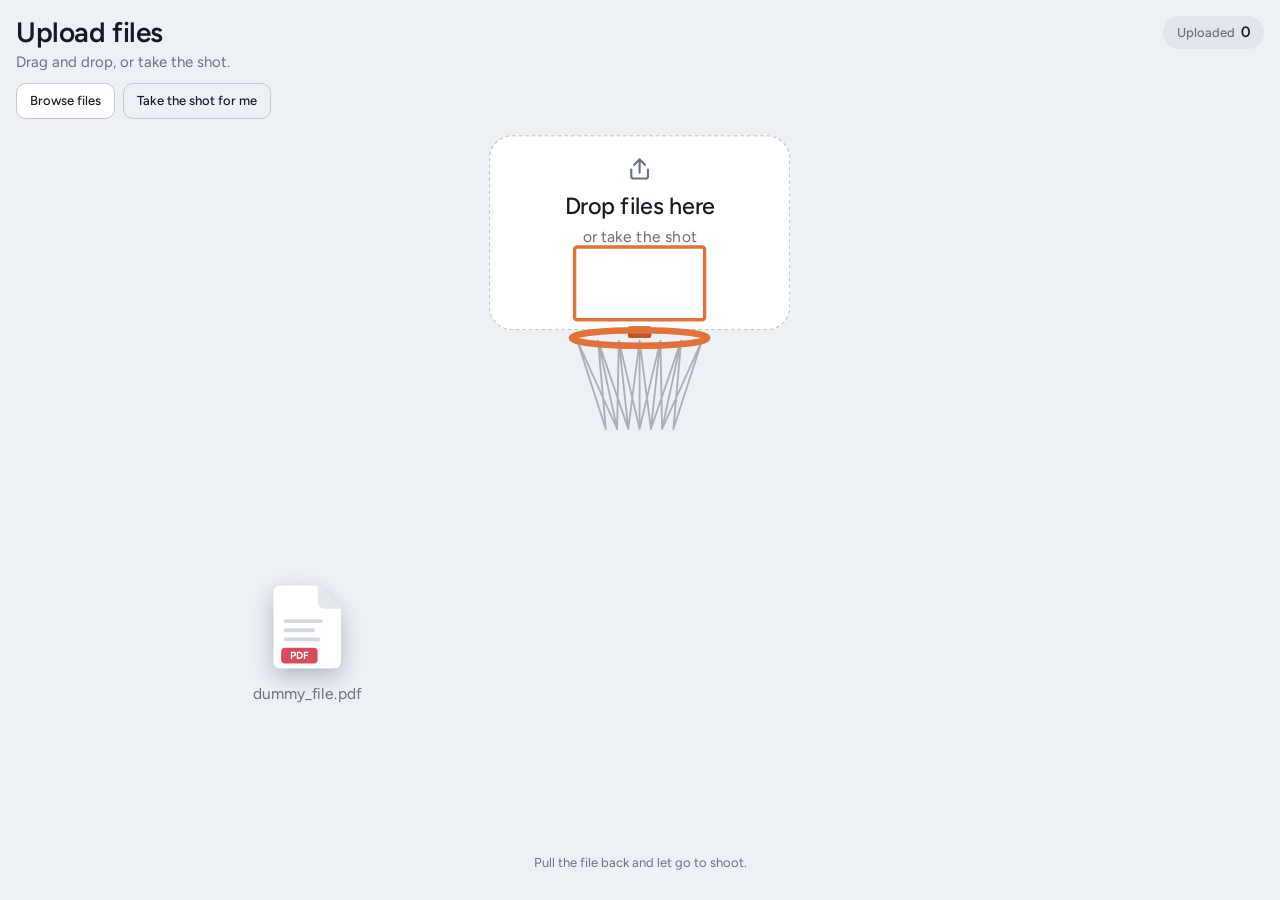
<file: Basketball Style File Upload/index.html>
<!doctype html><html><head><meta charset=utf8><meta name=viewport content="width=device-width,initial-scale=1,viewport-fit=cover"><style>:root{color-scheme:light;box-sizing:border-box;padding-top:env(safe-area-inset-top,0px);padding-bottom:env(safe-area-inset-bottom,0px)}html{scroll-padding-top:env(safe-area-inset-top,0px)}body{margin:0;padding:0;font:14px -apple-system,BlinkMacSystemFont,sans-serif;background:#fff;color:#000}img{max-width:100%}[hidden]:not([hidden=until-found i]){display:none!important}</style></head><body>
<title>Basketball Style File Upload | CodeByPhilimon</title>
<meta name="claude:viewport-fit-sides" content="cover">
<link rel="preconnect" href="https://fonts.googleapis.com">
<link rel="preconnect" href="https://fonts.gstatic.com" crossorigin>
<link href="https://fonts.googleapis.com/css2?family=Figtree:wght@400;500;600;700&display=swap" rel="stylesheet">
<style>
/* Layout: the whole page is the court. Header floats top, hoop sits top-centre, the file waits lower-left with a large pull range, upload cards dock at the bottom. */
:root {
  --panel: #edf0f5;
  --card: #ffffff;
  --ink: #131a23;
  --muted: #68717f;
  --line: #c3c9d3;
  --chip: #e1e5ec;
  --orange: #e2723a;
  --orange-deep: #c4552a;
  --tint: #fdf0e6;
  --net: #a9afb9;
  --ok: #389a66;
  --paper: #ffffff;
  --fold: #e4e7ec;
  --fileline: #d3d7de;
  --pdf: #d94a5f;
  --shadow: rgba(24, 34, 54, .28);
  --font: 'Figtree', system-ui, -apple-system, 'Segoe UI', Roboto, sans-serif;
}
@media (prefers-color-scheme: dark) {
  :root:not([data-theme="light"]) {
    --panel: #151a21; --card: #1d242d; --ink: #edf0f4; --muted: #8c96a4;
    --line: #3a424e; --chip: #232b35; --orange: #ef8450; --orange-deep: #d46a38; --tint: #2c2019;
    --net: #5b6572; --ok: #52bb85; --paper: #f1f3f6; --fold: #d5d9df; --fileline: #c5cad3;
    --pdf: #e2566b; --shadow: rgba(0, 0, 0, .55);
    color-scheme: dark;
  }
}
:root[data-theme="dark"] {
  --panel: #151a21; --card: #1d242d; --ink: #edf0f4; --muted: #8c96a4;
  --line: #3a424e; --chip: #232b35; --orange: #ef8450; --orange-deep: #d46a38; --tint: #2c2019;
  --net: #5b6572; --ok: #52bb85; --paper: #f1f3f6; --fold: #d5d9df; --fileline: #c5cad3;
  --pdf: #e2566b; --shadow: rgba(0, 0, 0, .55);
  color-scheme: dark;
}

* { box-sizing: border-box; }
html, body { height: 100%; }
body {
  background: var(--panel);
  color: var(--ink);
  font-family: var(--font);
  font-size: 14px;
  line-height: 1.4;
  position: relative;
  min-height: 560px;
  overflow: hidden;
}

.stage { position: absolute; inset: 0; overflow: hidden; user-select: none; -webkit-user-select: none; }
.world { position: absolute; left: 0; top: 0; transform-origin: 0 0; z-index: 5; }

/* header */
.head {
  position: absolute; left: 0; right: 0; top: 0; z-index: 20; pointer-events: none;
  padding-block: 16px 8px;
  padding-left: max(16px, env(safe-area-inset-left, 0px));
  padding-right: max(16px, env(safe-area-inset-right, 0px));
  display: flex; justify-content: space-between; align-items: flex-start; gap: 12px;
}
.headl { min-width: 0; }
h1 { margin: 0; font-size: 28px; line-height: 1.15; font-weight: 600; letter-spacing: -0.015em; text-wrap: balance; }
.sub { margin: 4px 0 0; color: var(--muted); font-size: 15px; }
.actions { margin-top: 10px; display: flex; gap: 8px; flex-wrap: wrap; pointer-events: auto; }
.badge {
  background: var(--chip); color: var(--muted); border-radius: 999px;
  padding: 6px 14px; font-size: 13px; font-weight: 500; white-space: nowrap;
  display: inline-flex; gap: 6px; align-items: baseline;
}
.badge b { color: var(--ink); font-size: 15px; font-weight: 600; font-variant-numeric: tabular-nums; display: inline-block; }
.badge.bump b { animation: bump .4s ease-out; }
@keyframes bump { 0% { transform: scale(1); } 40% { transform: scale(1.35); color: var(--orange); } 100% { transform: scale(1); } }
.btn {
  font: inherit; font-weight: 500; font-size: 13px; padding: 8px 13px; border-radius: 10px;
  border: 1px solid var(--line); background: var(--card); color: var(--ink); cursor: pointer;
  transition: border-color .15s, color .15s;
}
.btn:hover { border-color: var(--orange); color: var(--orange-deep); }
.btn:focus-visible { outline: 2px solid var(--orange); outline-offset: 2px; }
.btn.ghost { background: transparent; }
.btn.primary { background: var(--orange-deep); border-color: var(--orange-deep); color: #fff; font-weight: 600; }
.btn.primary:hover { color: #fff; filter: brightness(1.1); }

/* hoop group, drawn in a 400 x 260 design space and moved into place by script */
.hoopg { position: absolute; width: 400px; height: 260px; }
.zone {
  position: absolute; left: 84px; top: 10px; width: 232px; height: 150px; z-index: 1;
  background: var(--card); border: 1.5px dashed var(--line); border-radius: 18px;
  display: flex; flex-direction: column; align-items: center; padding-top: 14px;
  transition: background .18s, border-color .18s;
}
.zone svg { width: 22px; height: 22px; color: var(--muted); }
.zt { margin-top: 6px; font-size: 18px; font-weight: 500; }
.zs { font-size: 12px; color: var(--muted); margin-top: 2px; }
.zone.hot { background: var(--tint); border-color: var(--orange); }

.hoop { position: absolute; left: 0; top: 0; width: 400px; height: 260px; z-index: 3; pointer-events: none; overflow: visible; }
.hoop .board { fill: none; stroke: var(--orange); stroke-width: 2.6; }
.hoop .rim { fill: none; stroke: var(--orange); stroke-width: 5; }
.hoop .bracket { fill: var(--orange-deep); }
.hoop .meshline { fill: none; stroke: var(--net); stroke-width: 1.4; stroke-linecap: round; }
.net { transform-origin: 200px 166px; }
.net.swish { animation: swish .55s ease-out; }
@keyframes swish {
  0% { transform: scale(1, 1); }
  30% { transform: scale(.9, 1.14); }
  60% { transform: scale(1.04, .96); }
  100% { transform: scale(1, 1); }
}
.pop {
  position: absolute; left: 256px; top: 92px; z-index: 6; font-size: 28px; font-weight: 700; color: var(--orange);
  opacity: 0; pointer-events: none; font-variant-numeric: tabular-nums;
}
.pop.go { animation: pop .95s ease-out; }
@keyframes pop {
  0% { opacity: 0; transform: translateY(10px) scale(.6); }
  25% { opacity: 1; transform: translateY(-4px) scale(1.1); }
  70% { opacity: 1; transform: translateY(-10px) scale(1); }
  100% { opacity: 0; transform: translateY(-18px) scale(1); }
}

/* aiming */
.dot { position: absolute; left: -3px; top: -3px; width: 6px; height: 6px; border-radius: 50%; background: var(--orange); z-index: 4; pointer-events: none; }
.aim { position: absolute; left: 0; top: 0; width: 100%; height: 100%; z-index: 4; pointer-events: none; overflow: visible; }
.aim line.arrow { stroke: var(--orange); stroke-width: 5; stroke-linecap: round; }
.aim path { fill: var(--orange); }
.aim line.band { stroke: var(--muted); stroke-width: 2; stroke-dasharray: 2 7; stroke-linecap: round; opacity: .75; }
.aim.on line.arrow { stroke: var(--ok); }
.aim.on path { fill: var(--ok); }

.file {
  position: absolute; left: -28px; top: -34px; width: 56px; height: 68px; z-index: 5;
  cursor: grab; touch-action: none; will-change: transform; transition: opacity .3s;
  border-radius: 10px;
}
.file::after { content: ""; position: absolute; inset: -20px; }
.file.grab { cursor: grabbing; }
.file.gone { opacity: 0; }
.file:focus-visible { outline: 2px solid var(--orange); outline-offset: 6px; }
.file .inner { width: 100%; height: 100%; }
.file svg { display: block; width: 56px; height: 68px; filter: drop-shadow(0 6px 8px var(--shadow)); }
.file.idle .inner { animation: bob 2.6s ease-in-out infinite; }
.file.idle.enter .inner { animation: enter .35s ease-out, bob 2.6s ease-in-out .35s infinite; }
@keyframes bob { 0%, 100% { transform: translateY(0); } 50% { transform: translateY(-4px); } }
@keyframes enter { from { transform: scale(.55); opacity: 0; } to { transform: scale(1); opacity: 1; } }

.cap {
  position: absolute; transform: translateX(-50%); width: 170px;
  text-align: center; font-size: 12px; color: var(--muted); white-space: nowrap; overflow: hidden; text-overflow: ellipsis;
  transition: opacity .2s; z-index: 1; pointer-events: none;
}

/* bottom dock: status line and the latest uploads */
.dock {
  position: absolute; left: 0; right: 0; bottom: 0; z-index: 4; pointer-events: none;
  padding-top: 0; padding-bottom: 16px;
  padding-left: max(16px, env(safe-area-inset-left, 0px));
  padding-right: max(16px, env(safe-area-inset-right, 0px));
  display: flex; flex-direction: column; align-items: center; gap: 10px;
}
.status { margin: 0; text-align: center; color: var(--muted); font-size: 13px; min-height: 20px; }
.list { list-style: none; margin: 0; padding: 0; width: 100%; max-width: 520px; display: flex; flex-direction: column; gap: 10px; }
.item {
  background: var(--card); border-radius: 14px; padding: 12px 14px;
  display: grid; grid-template-columns: auto minmax(0, 1fr) minmax(84px, 32%) auto; gap: 12px; align-items: center;
  box-shadow: 0 8px 22px -10px var(--shadow);
  animation: itemin .35s ease-out;
}
@keyframes itemin { from { opacity: 0; transform: translateY(12px); } to { opacity: 1; transform: none; } }
.ficon svg { display: block; width: 30px; height: 36px; }
.meta { min-width: 0; display: flex; flex-direction: column; }
.meta b { font-weight: 600; font-size: 15px; white-space: nowrap; overflow: hidden; text-overflow: ellipsis; }
.meta span { color: var(--muted); font-size: 12px; font-variant-numeric: tabular-nums; }
.prog { min-width: 0; display: flex; flex-direction: column; gap: 6px; }
.state { font-size: 12px; font-weight: 500; color: var(--muted); font-variant-numeric: tabular-nums; white-space: nowrap; }
.bar { height: 3px; border-radius: 3px; background: var(--chip); overflow: hidden; }
.bar i { display: block; height: 100%; background: var(--ok); transform-origin: left; transform: scaleX(0); }
.check { width: 26px; height: 26px; border-radius: 50%; background: var(--ok); display: grid; place-items: center; opacity: 0; transform: scale(.5); transition: opacity .25s, transform .25s; }
.check svg { width: 14px; height: 14px; }
.item.done .state { color: var(--ok); }
.item.done .check { opacity: 1; transform: none; }

@media (prefers-reduced-motion: reduce) {
  .file.idle .inner, .file.idle.enter .inner, .net.swish, .pop.go, .item, .badge.bump b { animation: none; }
  .pop.go { opacity: 1; }
}
</style>

<div class="stage" id="stage">
  <div class="world" id="world">
    <div class="hoopg" id="hoopg">
      <div class="zone" id="zone">
        <svg viewBox="0 0 24 24" fill="none" stroke="currentColor" stroke-width="1.8" stroke-linecap="round" stroke-linejoin="round" aria-hidden="true"><path d="M12 15V4"/><path d="M7.5 8.5 12 4l4.5 4.5"/><path d="M5 12.5V18a2 2 0 0 0 2 2h10a2 2 0 0 0 2-2v-5.5"/></svg>
        <div class="zt">Drop files here</div>
        <div class="zs">or take the shot</div>
      </div>
      <svg class="hoop" viewBox="0 0 400 260" aria-hidden="true">
        <rect class="board" x="150" y="96" width="100" height="56" rx="2"/>
        <g class="net" id="net"><path class="meshline" id="mesh"/></g>
        <rect class="bracket" x="191" y="157" width="18" height="9" rx="1.5"/>
        <ellipse class="rim" cx="200" cy="166" rx="52" ry="6"/>
      </svg>
      <div class="pop" id="pop">+1</div>
    </div>

    <div id="dots"></div>
    <svg class="aim" id="aim" aria-hidden="true" hidden>
      <line class="band" id="band" x1="0" y1="0" x2="0" y2="0"/>
      <line class="arrow" id="aimLine" x1="0" y1="0" x2="0" y2="0"/>
      <path id="aimHead" d=""/>
    </svg>

    <div class="file idle" id="file" role="button" tabindex="0" aria-label="Shoot the file into the hoop">
      <div class="inner" id="fileInner"></div>
    </div>
    <div class="cap" id="cap"></div>
  </div>

  <header class="head" id="head">
    <div class="headl">
      <h1>Upload files</h1>
      <p class="sub">Drag and drop, or take the shot.</p>
      <div class="actions">
        <button class="btn" id="browse" type="button">Browse files</button>
        <button class="btn ghost" id="auto" type="button">Take the shot for me</button>      </div>
    </div>
    <div class="badge" id="badge">Uploaded <b id="count">0</b></div>
  </header>

  <div class="dock">
    <p class="status" id="status" aria-live="polite">Pull the file back and let go to shoot.</p>
    <ul class="list" id="list"></ul>
  </div>
  <input type="file" id="input" multiple hidden>
</div>

<script>
(function () {
  var $ = function (id) { return document.getElementById(id); };
  var stage = $('stage'), world = $('world'), hoopg = $('hoopg'), head = $('head'), fileEl = $('file'), fileInner = $('fileInner'),
      zone = $('zone'), net = $('net'), pop = $('pop'), cap = $('cap'), dotsEl = $('dots'), statusEl = $('status'),
      list = $('list'), countEl = $('count'), badge = $('badge'), input = $('input'),
      aim = $('aim'), aimLine = $('aimLine'), aimHead = $('aimHead'), band = $('band');
  var reduce = window.matchMedia('(prefers-reduced-motion: reduce)').matches;

  // world units (the world is the whole page divided by the scale hs)
  var G = 1000, K = 8, MAXPULL = 150, R = 11, DT = 1 / 60;
  var hs = 1, WW = 400, HH = 700, ox = 0, oy = 0, FLOOR = 680;
  var HOME = { x: 90, y: 480 };
  var RIM_Y = 176, RIM_L = 150, RIM_R = 250, CX = 200, REST_Y = 262;
  var BB = { x: 150, y: 106, w: 100, h: 56 };

  function clamp(v, a, b) { return Math.max(a, Math.min(b, v)); }

  // ---- net mesh
  (function buildNet() {
    var d = '', top = [], bot = [], i;
    for (i = 0; i < 7; i++) { top.push(152 + i * 16); bot.push(174 + i * (52 / 6)); }
    for (i = 0; i < 7; i++) d += 'M' + top[i] + ' 168 L' + bot[i].toFixed(1) + ' 236 ';
    for (i = 0; i < 6; i++) {
      d += 'M' + top[i] + ' 168 L' + bot[i + 1].toFixed(1) + ' 236 ';
      d += 'M' + top[i + 1] + ' 168 L' + bot[i].toFixed(1) + ' 236 ';
    }
    $('mesh').setAttribute('d', d);
  })();

  // ---- file artwork
  function fileSvg(ext) {
    return '<svg viewBox="0 0 56 68" aria-hidden="true">' +
      '<path d="M8 2H36L54 20V60Q54 66 48 66H8Q2 66 2 60V8Q2 2 8 2Z" fill="var(--paper)"/>' +
      '<path d="M36 2V14Q36 20 42 20H54Z" fill="var(--fold)"/>' +
      '<rect x="10" y="28" width="30" height="3" rx="1.5" fill="var(--fileline)"/>' +
      '<rect x="10" y="35" width="24" height="3" rx="1.5" fill="var(--fileline)"/>' +
      '<rect x="10" y="42" width="28" height="3" rx="1.5" fill="var(--fileline)"/>' +
      '<rect x="8" y="50" width="28" height="12" rx="3" fill="var(--pdf)"/>' +
      '<text x="22" y="59" font-size="8" font-weight="700" text-anchor="middle" fill="#fff" font-family="Figtree, system-ui, sans-serif">' + ext + '</text></svg>';
  }
  function extOf(name) {
    var i = name.lastIndexOf('.');
    if (i < 0) return 'FILE';
    return name.slice(i + 1).replace(/[^a-z0-9]/gi, '').slice(0, 4).toUpperCase() || 'FILE';
  }
  function fmt(n) {
    if (n < 1024) return n + ' B';
    if (n < 1048576) return Math.round(n / 1024) + ' KB';
    return (n / 1048576).toFixed(1) + ' MB';
  }

  // ---- queue of files to shoot
  var DEMO = { name: 'dummy_file.pdf', size: Math.round(2.4 * 1048576) };
  var queue = [];
  function peek() { return queue.length ? queue[0] : DEMO; }
  function take() { return queue.length ? queue.shift() : { name: DEMO.name, size: DEMO.size }; }
  function setLabel() {
    var p = peek();
    cap.textContent = p.name;
    fileInner.innerHTML = fileSvg(extOf(p.name));
    fileEl.setAttribute('aria-label', 'Shoot ' + p.name + ' into the hoop');
  }
  function say(m) { statusEl.textContent = m; }

  // ---- uploads
  var total = 0;
  function bumpCount() {
    countEl.textContent = total;
    badge.classList.remove('bump'); void badge.offsetWidth; badge.classList.add('bump');
  }
  function addUpload(f) {
    total++; bumpCount();
    var li = document.createElement('li');
    li.className = 'item';
    li.innerHTML = '<div class="ficon">' + fileSvg(extOf(f.name)) + '</div>' +
      '<div class="meta"><b></b><span></span></div>' +
      '<div class="prog"><span class="state">Uploading… 0%</span><div class="bar"><i></i></div></div>' +
      '<div class="check"><svg viewBox="0 0 24 24" fill="none" stroke="#fff" stroke-width="3" stroke-linecap="round" stroke-linejoin="round" aria-hidden="true"><path d="M5 12.5l4.5 4.5L19 7.5"/></svg></div>';
    li.querySelector('b').textContent = f.name;
    li.querySelector('.meta span').textContent = fmt(f.size);
    list.prepend(li);
    while (list.children.length > 2) list.removeChild(list.lastChild);
    var bar = li.querySelector('.bar i'), st = li.querySelector('.state');
    var dur = 1100 + Math.random() * 900, t0 = performance.now();
    (function tick(now) {
      var p = Math.min(1, (now - t0) / dur), e = 1 - Math.pow(1 - p, 2);
      bar.style.transform = 'scaleX(' + e + ')';
      st.textContent = p < 1 ? 'Uploading… ' + Math.round(e * 100) + '%' : 'Uploaded';
      if (p < 1) requestAnimationFrame(tick); else li.classList.add('done');
    })(t0);
  }

  function popPlus() { pop.classList.remove('go'); void pop.offsetWidth; pop.classList.add('go'); }
  function swish() { net.classList.remove('swish'); void net.getBoundingClientRect(); net.classList.add('swish'); }

  // ---- state
  var s = { mode: 'idle', x: HOME.x, y: HOME.y, vx: 0, vy: 0, rot: 0, w: 0, t: 0, scored: false, onFloor: false, fading: false, rt: 0, fx: 0, fy: 0, fr: 0, settle: 0 };
  function render() { fileEl.style.transform = 'translate(' + s.x + 'px,' + s.y + 'px) rotate(' + s.rot + 'deg)'; }

  // ---- layout: fill the whole page, hoop top-centre, file lower-left
  function layout() {
    var W = stage.clientWidth || 400, H = stage.clientHeight || 700;
    hs = clamp(Math.min(W / 430, H / 680), 0.75, 1.3);
    WW = W / hs; HH = H / hs;
    world.style.width = WW + 'px'; world.style.height = HH + 'px';
    world.style.transform = 'scale(' + hs + ')';
    var topPx = head.offsetHeight + 8;
    ox = WW / 2 - 200; oy = topPx / hs - 10;
    hoopg.style.left = ox + 'px'; hoopg.style.top = oy + 'px';
    RIM_Y = 166 + oy; RIM_L = 150 + ox; RIM_R = 250 + ox; CX = 200 + ox; REST_Y = 252 + oy;
    BB.x = 150 + ox; BB.y = 96 + oy;
    FLOOR = HH - 18;
    MAXPULL = clamp(HH * 0.26, 120, 210);
    HOME.x = clamp(WW * 0.24, 76, 300);
    HOME.y = Math.max(RIM_Y + 170, HH - MAXPULL - 30);
    // pick K so a good shot needs about three quarters of the full pull
    var apex = RIM_Y - 90;
    var vyN = Math.sqrt(2 * G * (HOME.y - apex));
    var T = vyN / G + Math.sqrt(2 * (RIM_Y - apex) / G);
    var vxN = (CX - HOME.x) / T;
    K = Math.hypot(vxN, vyN) * 1.35 / MAXPULL;
    cap.style.left = HOME.x + 'px'; cap.style.top = (HOME.y + 44) + 'px';
    if (s.mode === 'idle') { s.x = HOME.x; s.y = HOME.y; render(); }
  }

  // soft pull toward the hoop centre while falling near it
  function accel(x, y, vy) {
    if (vy > 0 && y > RIM_Y - 54 && y < RIM_Y + 6) {
      var dx = CX - x;
      if (Math.abs(dx) < 60) return dx * 5;
    }
    return 0;
  }

  function push(nx, ny, pen) {
    s.x += nx * pen; s.y += ny * pen;
    var vn = s.vx * nx + s.vy * ny;
    if (vn < 0) { s.vx -= 1.55 * vn * nx; s.vy -= 1.55 * vn * ny; s.w *= -0.6; }
  }
  function hit(px, py, r) {
    var dx = s.x - px, dy = s.y - py, d = Math.hypot(dx, dy), m = R + r;
    if (d < m && d > 0.001) push(dx / d, dy / d, m - d);
  }
  function collide() {
    hit(RIM_L, RIM_Y, 4); hit(RIM_R, RIM_Y, 4);
    // the backboard is seen face-on and sits behind the file, so only the two rim posts deflect it
  }

  // ---- aim preview: dots along the path, a dashed band back to the start, and a big arrow
  var dots = [];
  for (var di = 0; di < 24; di++) { var dEl = document.createElement('i'); dEl.className = 'dot'; dEl.hidden = true; dotsEl.appendChild(dEl); dots.push(dEl); }
  function hideAim() { aim.hidden = true; }
  function hideDots(from) { for (var i = from || 0; i < dots.length; i++) dots[i].hidden = true; if (!from) hideAim(); }
  function showAim(vx, vy, on) {
    var L = Math.hypot(vx, vy), ux = vx / L, uy = vy / L, pull = L / K;
    var x0 = s.x + ux * 44, y0 = s.y + uy * 44, len = 46 + pull * 0.9;
    var x1 = x0 + ux * len, y1 = y0 + uy * len;
    var bx = x1 - ux * 20, by = y1 - uy * 20, qx = -uy * 11, qy = ux * 11;
    band.setAttribute('x1', HOME.x); band.setAttribute('y1', HOME.y);
    band.setAttribute('x2', s.x.toFixed(1)); band.setAttribute('y2', s.y.toFixed(1));
    aimLine.setAttribute('x1', x0.toFixed(1)); aimLine.setAttribute('y1', y0.toFixed(1));
    aimLine.setAttribute('x2', bx.toFixed(1)); aimLine.setAttribute('y2', by.toFixed(1));
    aimHead.setAttribute('d', 'M' + x1.toFixed(1) + ' ' + y1.toFixed(1) + ' L' + (bx + qx).toFixed(1) + ' ' + (by + qy).toFixed(1) + ' L' + (bx - qx).toFixed(1) + ' ' + (by - qy).toFixed(1) + ' Z');
    aim.classList.toggle('on', !!on);
    aim.hidden = false;
  }
  function drawPreview(vx, vy) {
    if (Math.hypot(vx, vy) / K < 12) { hideDots(); return; }
    var x = s.x, y = s.y, u = vx, v = vy, k = 0, onTarget = false;
    for (var n = 0; n < 300; n++) {
      u += accel(x, y, v) * DT; v += G * DT;
      var py = y; x += u * DT; y += v * DT;
      if (py < RIM_Y && y >= RIM_Y && Math.abs(x - CX) <= 35) onTarget = true;
      if (n % 5 === 4 && k < dots.length) {
        var d = dots[k];
        d.hidden = false;
        d.style.transform = 'translate(' + x.toFixed(1) + 'px,' + y.toFixed(1) + 'px)';
        d.style.opacity = (0.95 - k * 0.03).toFixed(2);
        k++;
      }
      if (v > 0 && y > RIM_Y + 50) break;
      if (x < 0 || x > WW) break;
    }
    hideDots(k);
    showAim(vx, vy, onTarget);
  }

  // ---- launch / score / miss
  function launch(vx, vy, guided) {
    s.mode = 'flying'; s.guided = !!guided; s.vx = vx; s.vy = vy; s.t = 0; s.scored = false; s.onFloor = false; s.fading = false;
    s.w = reduce ? 0 : (vx >= 0 ? 1 : -1) * (120 + Math.abs(vx) * 0.2);
    fileEl.classList.remove('idle', 'enter', 'grab');
    cap.style.opacity = 0; hideDots(); say('');
  }
  function autoShot() {
    if (s.mode !== 'idle') return;
    var apex = RIM_Y - 62, vy = -Math.sqrt(2 * G * (s.y - apex));
    var T = -vy / G + Math.sqrt(2 * (RIM_Y - apex) / G);
    launch((CX - s.x) / T, vy);
  }
  // guaranteed shot: a clean arc straight into the middle of the hoop
  function dunk() {
    if (s.mode !== 'idle') return;
    var apex = RIM_Y - 90, vy = -Math.sqrt(2 * G * (s.y - apex));
    var T = -vy / G + Math.sqrt(2 * (RIM_Y - apex) / G);
    launch((CX - s.x) / T, vy, true);
  }
  function score() {
    s.scored = true; s.settle = 0;
    s.vx *= 0.2; s.vy = Math.max(s.vy * 0.55, 120);
    fileEl.style.zIndex = '2';
    zone.classList.add('hot');
    swish(); popPlus();
    var f = take();
    addUpload(f);
    say('Swish. ' + f.name + ' is uploading.');
  }
  function resetHome(withEnter) {
    s.mode = 'idle'; s.x = HOME.x; s.y = HOME.y; s.vx = s.vy = 0; s.rot = 0; s.w = 0; s.scored = false;
    fileEl.style.zIndex = '';
    fileEl.classList.remove('gone', 'grab');
    fileEl.classList.add('idle');
    if (withEnter) fileEl.classList.add('enter');
    setLabel(); cap.style.opacity = 1; render();
  }
  function finishScore() {
    fileEl.classList.add('gone');
    setTimeout(function () { zone.classList.remove('hot'); resetHome(true); }, 340);
  }
  function miss() {
    zone.classList.remove('hot');
    s.mode = 'returning'; s.rt = 0; s.fx = s.x; s.fy = s.y;
    s.rot = ((s.rot + 180) % 360 + 360) % 360 - 180; s.fr = s.rot;
    say('Off the rim. Pull back and shoot again.');
  }

  function update(dt) {
    if (s.mode === 'flying') {
      s.t += dt;
      if (!s.scored) {
        if (!s.guided) s.vx += accel(s.x, s.y, s.vy) * dt;
        s.vy += G * dt;
        var py = s.y;
        s.x += s.vx * dt; s.y += s.vy * dt; s.rot += s.w * dt;
        if (!s.guided) collide();
        if (py < RIM_Y && s.y >= RIM_Y && s.vy > 0 && Math.abs(s.x - CX) <= 46) score();
        if (!s.scored) {
          if (s.x < R + 6) { s.x = R + 6; s.vx = Math.abs(s.vx) * 0.5; }
          if (s.x > WW - R - 6) { s.x = WW - R - 6; s.vx = -Math.abs(s.vx) * 0.5; }
          if (s.y > FLOOR) {
            s.y = FLOOR; s.vy = -s.vy * 0.45; s.vx *= 0.78; s.w *= 0.7;
            if (Math.abs(s.vy) < 90) { s.vy = 0; s.onFloor = true; }
          }
          if (s.onFloor) s.vx *= 0.97;
          zone.classList.toggle('hot', s.x > 84 + ox && s.x < 316 + ox && s.y > 10 + oy && s.y < 170 + oy);
          if ((s.onFloor && s.t > 0.4) || s.t > 3.5) miss();
        }
      } else {
        s.vy = Math.min(s.vy + 700 * dt, 260); s.vx = 0;
        s.x += (CX - s.x) * Math.min(1, 5 * dt);
        s.y += s.vy * dt;
        s.rot += (0 - s.rot) * Math.min(1, 4 * dt);
        if (s.y >= REST_Y) {
          s.y = REST_Y; s.vy = 0;
          if (!s.fading) { s.fading = true; setTimeout(finishScore, 650); }
        }
      }
      render();
    } else if (s.mode === 'returning') {
      s.rt += dt / 0.5;
      var p = Math.min(1, s.rt), e = 1 - Math.pow(1 - p, 3);
      s.x = s.fx + (HOME.x - s.fx) * e; s.y = s.fy + (HOME.y - s.fy) * e; s.rot = s.fr * (1 - e);
      render();
      if (p >= 1) resetHome(false);
    }
  }
  var last = 0;
  function frame(ts) {
    var dt = Math.min(0.033, (ts - last) / 1000 || 0.016); last = ts;
    update(dt);
    requestAnimationFrame(frame);
  }

  // ---- pointer: pull back anywhere in the pull range, release to shoot
  var drag = null;
  function toWorld(e) {
    var r = world.getBoundingClientRect();
    return { x: (e.clientX - r.left) / hs, y: (e.clientY - r.top) / hs };
  }
  fileEl.addEventListener('pointerdown', function (e) {
    if (s.mode !== 'idle') return;
    e.preventDefault();
    try { fileEl.setPointerCapture(e.pointerId); } catch (err) {}
    drag = { id: e.pointerId };
    s.mode = 'drag';
    fileEl.classList.remove('idle', 'enter'); fileEl.classList.add('grab');
    cap.style.opacity = 0;
  });
  fileEl.addEventListener('pointermove', function (e) {
    if (!drag || e.pointerId !== drag.id) return;
    var p = toWorld(e), dx = p.x - HOME.x, dy = p.y - HOME.y, d = Math.hypot(dx, dy);
    if (d > MAXPULL) { dx *= MAXPULL / d; dy *= MAXPULL / d; }
    dy = Math.min(dy, HH - 24 - HOME.y);
    s.x = HOME.x + dx; s.y = HOME.y + dy; s.rot = clamp(dx * 0.15, -20, 20);
    render();
    drawPreview(-dx * K, -dy * K);
  });
  function release(e) {
    if (!drag || e.pointerId !== drag.id) return;
    drag = null;
    var dx = s.x - HOME.x, dy = s.y - HOME.y;
    hideDots();
    if (Math.hypot(dx, dy) < 16) { resetHome(false); return; }
    launch(-dx * K, -dy * K);
  }
  fileEl.addEventListener('pointerup', release);
  fileEl.addEventListener('pointercancel', release);
  fileEl.addEventListener('keydown', function (e) {
    if (e.key === 'Enter' || e.key === ' ') { e.preventDefault(); autoShot(); }
  });
  $('auto').addEventListener('click', autoShot);
  // ---- real files: drop anywhere on the page or browse
  function hasFiles(e) {
    var t = e.dataTransfer && e.dataTransfer.types;
    return !!t && Array.prototype.indexOf.call(t, 'Files') >= 0;
  }
  stage.addEventListener('dragover', function (e) {
    if (!hasFiles(e)) return;
    e.preventDefault(); zone.classList.add('hot');
  });
  stage.addEventListener('dragleave', function (e) {
    if (!e.relatedTarget || !stage.contains(e.relatedTarget)) zone.classList.remove('hot');
  });
  stage.addEventListener('drop', function (e) {
    if (!hasFiles(e)) return;
    e.preventDefault();
    var fs = Array.prototype.slice.call(e.dataTransfer.files);
    if (s.mode !== 'flying') setTimeout(function () { zone.classList.remove('hot'); }, 500);
    if (!fs.length) return;
    fs.forEach(addUpload);
    swish(); popPlus();
    say(fs.length === 1 ? fs[0].name + ' dropped in.' : fs.length + ' files dropped in.');
  });
  window.addEventListener('dragover', function (e) { if (hasFiles(e)) e.preventDefault(); });
  window.addEventListener('drop', function (e) { if (hasFiles(e)) e.preventDefault(); });

  $('browse').addEventListener('click', function () { input.click(); });
  input.addEventListener('change', function () {
    var fs = Array.prototype.slice.call(input.files || []);
    if (!fs.length) return;
    fs.forEach(function (f) { queue.push({ name: f.name, size: f.size }); });
    if (s.mode === 'idle') setLabel();
    say(fs.length === 1 ? fs[0].name + ' is ready. Shoot it through the hoop.' : fs.length + ' files are ready. Shoot them one at a time.');
    input.value = '';
  });

  if (window.ResizeObserver) { var ro = new ResizeObserver(layout); ro.observe(stage); ro.observe(head); }
  else window.addEventListener('resize', layout);
  if (document.fonts && document.fonts.ready) document.fonts.ready.then(layout);

  setLabel(); layout(); render();
  requestAnimationFrame(frame);
})();
</script>

</body></html>
</file>
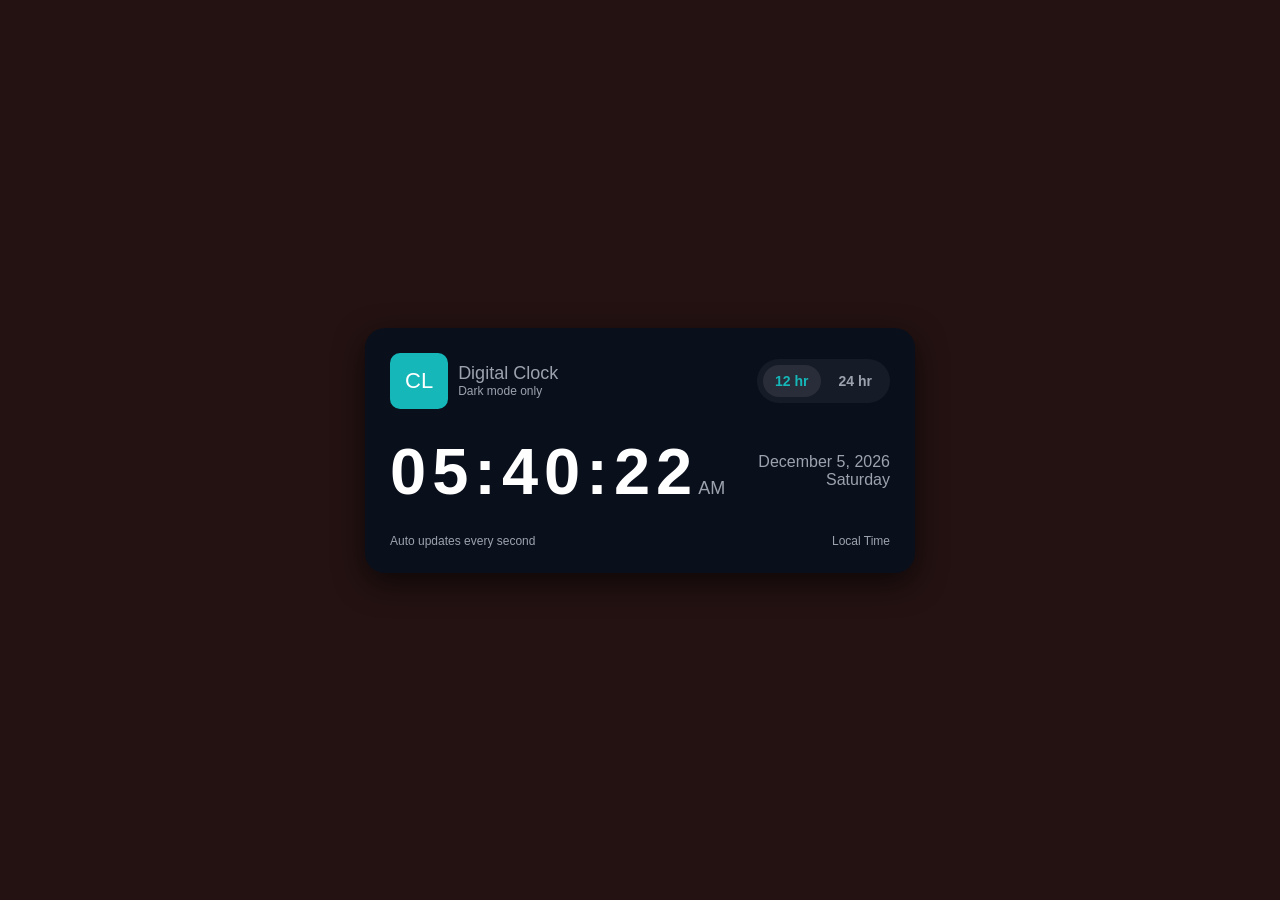
<file: Digital Clock/index.html>
<!doctype html>
<html lang="en">
  <head>
    <meta charset="UTF-8" />
    <meta name="viewport" content="width=device-width, initial-scale=1.0" />
    <title>CodeByPhilimonAlex|Digital Clock</title>
    <link rel="stylesheet" href="style.css" />
  </head>
  <body>
    <main>
      <div class="header">
        <div class="brand">
          <div class="logo">CL</div>
          <div>
            <div class="title">Digital Clock</div>
            <div class="subtitle">Dark mode only</div>
          </div>
        </div>
        <div class="toggle">
          <div class="btn activeToggle" id="btn-12">12 hr</div>
          <div class="btn" id="btn-24">24 hr</div>
        </div>
      </div>

      <div class="display">
        <div class="time-wrap">
          <div class="time" id="time">00:00:00</div>
          <div class="ampm" id="ampm">AM</div>
        </div>
        <div class="meta">
          <div id="date">January 1, 2025</div>
          <div id="day">Monday</div>
        </div>
      </div>

      <div class="foot">
        <div>Auto updates every second</div>
        <div>Local Time</div>
      </div>
    </main>
  </body>
  <script src="script.js"></script>
</html>
</file>
<file: Digital Clock/style.css>
*{
    padding: 0;
    margin: 0;
    box-sizing: border-box;
    font-family: sans-serif;
}

body{
    height: 100vh;
    background: #241212;
    display: flex;
    justify-content: center;
    align-items: center;
}
main{
    width: 550px;
    background: #0a0f1c;
    color: #9ca3af;
    padding: 25px;
    border-radius: 20px;
    display: flex;
    flex-direction: column;
    gap: 25px;
    box-shadow: 0 10px 30px rgba(0,0,0,0.6);

}

.header{
    display: flex;
    justify-content: space-between;
    align-items: center;
}

.brand{
    display: flex;
    align-items: center;
    gap: 10px;
}

.logo{
    font-size: 22px;
    padding: 15px;
    background: #15b7b9;
    color: #fff;
    border-radius: 10px;
}

.title{
    font-size: 18px;
    font-weight: 500;
}
.subtitle{
    font-size: 12px;
}
.toggle{
    display: flex;
    align-items: center;
    gap: 6px;
    background: rgba(255,255,255,0.05);
    padding: 6px;
    border-radius: 150px;
}
.btn{
    padding: 8px 12px;
    border-radius: 50px;
    font-size: 14px;
    font-weight: 600;
    cursor: pointer;
}
.activeToggle{
    color: #15b7b9;
    background: rgba(255,255,255,0.08);
}

.display{
    display: flex;
    justify-content: space-between;
    align-items: center;
}

.time-wrap{
    display: flex;
    align-items: baseline;
}

.time{
    font-size: 65px;
    color: #fff;
    font-weight: 600;
    letter-spacing: 6px;
}

.ampm{
    font-size: 18px;
}

.meta{
    display: flex;
    flex-direction: column;
    grid-area: 10px;
    text-align: end;
}

.foot{
    display: flex;
    justify-content: space-between;
    font-size: 12px;
}
</file>
